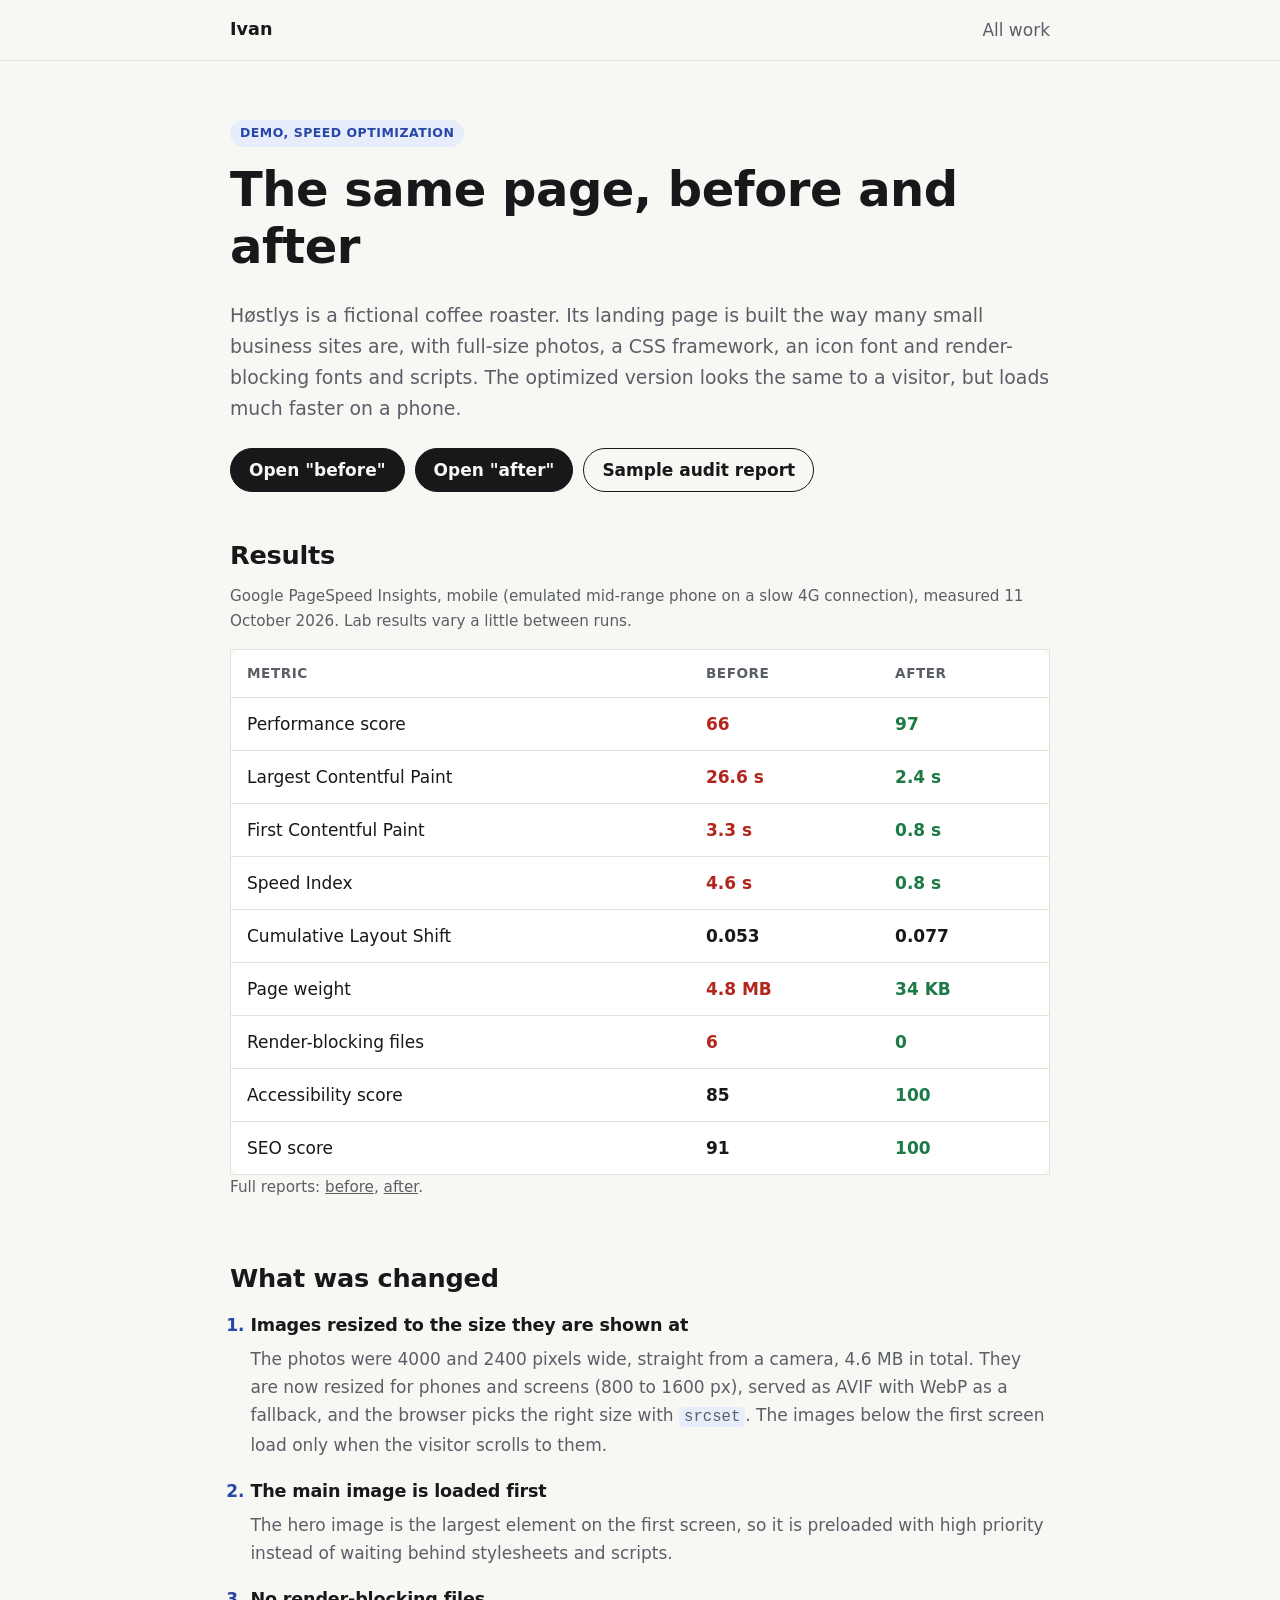
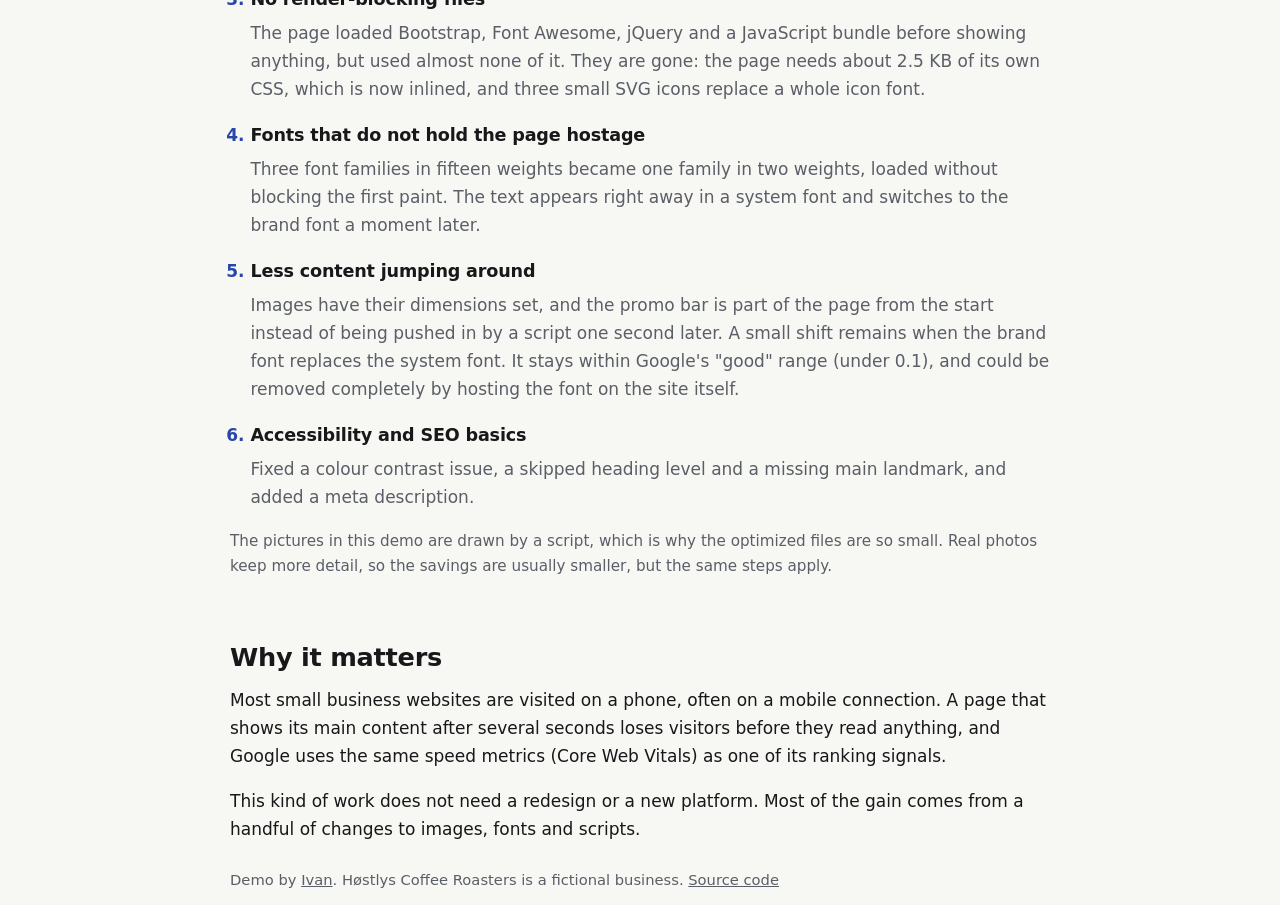
<file: index.html>
<!doctype html>
<html lang="en">
<head>
  <meta charset="utf-8">
  <meta name="viewport" content="width=device-width, initial-scale=1">
  <title>Page speed case study: the same page before and after optimization</title>
  <meta name="description" content="A landing page with typical speed problems, and the same page optimized: mobile PageSpeed 66 to 97, page weight 4.8 MB to 34 KB. Measured with Google PageSpeed Insights.">
  <link rel="canonical" href="https://agent-carl.github.io/page-speed-demo/">
  <link rel="icon" href="/favicon.svg" type="image/svg+xml">
  <link rel="stylesheet" href="case.css">
</head>
<body>
  <header class="site">
    <div class="wrap bar">
      <a class="name" href="/">Ivan</a>
      <a class="back" href="/#work">All work</a>
    </div>
  </header>

  <main class="wrap">
    <section class="intro">
      <span class="tag">Demo, speed optimization</span>
      <h1>The same page, before and after</h1>
      <p class="lead">Høstlys is a fictional coffee roaster. Its landing page is built the way many small business sites are, with full-size photos, a CSS framework, an icon font and render-blocking fonts and scripts. The optimized version looks the same to a visitor, but loads much faster on a phone.</p>
      <div class="actions">
        <a class="btn btn-solid" href="before/">Open "before"</a>
        <a class="btn btn-solid" href="after/">Open "after"</a>
        <a class="btn" href="report/">Sample audit report</a>
      </div>
    </section>

    <section>
      <h2>Results</h2>
      <p class="muted">Google PageSpeed Insights, mobile (emulated mid-range phone on a slow 4G connection), measured 11 October 2026. Lab results vary a little between runs.</p>
      <div class="table-wrap">
        <table class="results">
          <thead>
            <tr><th scope="col">Metric</th><th scope="col">Before</th><th scope="col">After</th></tr>
          </thead>
          <tbody>
            <tr><th scope="row">Performance score</th><td class="bad">66</td><td class="good">97</td></tr>
            <tr><th scope="row">Largest Contentful Paint</th><td class="bad">26.6 s</td><td class="good">2.4 s</td></tr>
            <tr><th scope="row">First Contentful Paint</th><td class="bad">3.3 s</td><td class="good">0.8 s</td></tr>
            <tr><th scope="row">Speed Index</th><td class="bad">4.6 s</td><td class="good">0.8 s</td></tr>
            <tr><th scope="row">Cumulative Layout Shift</th><td>0.053</td><td>0.077</td></tr>
            <tr><th scope="row">Page weight</th><td class="bad">4.8 MB</td><td class="good">34 KB</td></tr>
            <tr><th scope="row">Render-blocking files</th><td class="bad">6</td><td class="good">0</td></tr>
            <tr><th scope="row">Accessibility score</th><td>85</td><td class="good">100</td></tr>
            <tr><th scope="row">SEO score</th><td>91</td><td class="good">100</td></tr>
          </tbody>
        </table>
      </div>
      <p class="muted">Full reports: <a href="https://pagespeed.web.dev/analysis/https-agent-carl-github-io-page-speed-demo-before/lwz5npnrrp?form_factor=mobile">before</a>, <a href="https://pagespeed.web.dev/analysis/https-agent-carl-github-io-page-speed-demo-after/djt2lafuyw?form_factor=mobile">after</a>.</p>
    </section>

    <section>
      <h2>What was changed</h2>
      <ol class="changes">
        <li>
          <h3>Images resized to the size they are shown at</h3>
          <p>The photos were 4000 and 2400 pixels wide, straight from a camera, 4.6 MB in total. They are now resized for phones and screens (800 to 1600 px), served as AVIF with WebP as a fallback, and the browser picks the right size with <code>srcset</code>. The images below the first screen load only when the visitor scrolls to them.</p>
        </li>
        <li>
          <h3>The main image is loaded first</h3>
          <p>The hero image is the largest element on the first screen, so it is preloaded with high priority instead of waiting behind stylesheets and scripts.</p>
        </li>
        <li>
          <h3>No render-blocking files</h3>
          <p>The page loaded Bootstrap, Font Awesome, jQuery and a JavaScript bundle before showing anything, but used almost none of it. They are gone: the page needs about 2.5 KB of its own CSS, which is now inlined, and three small SVG icons replace a whole icon font.</p>
        </li>
        <li>
          <h3>Fonts that do not hold the page hostage</h3>
          <p>Three font families in fifteen weights became one family in two weights, loaded without blocking the first paint. The text appears right away in a system font and switches to the brand font a moment later.</p>
        </li>
        <li>
          <h3>Less content jumping around</h3>
          <p>Images have their dimensions set, and the promo bar is part of the page from the start instead of being pushed in by a script one second later. A small shift remains when the brand font replaces the system font. It stays within Google's "good" range (under 0.1), and could be removed completely by hosting the font on the site itself.</p>
        </li>
        <li>
          <h3>Accessibility and SEO basics</h3>
          <p>Fixed a colour contrast issue, a skipped heading level and a missing main landmark, and added a meta description.</p>
        </li>
      </ol>
      <p class="muted">The pictures in this demo are drawn by a script, which is why the optimized files are so small. Real photos keep more detail, so the savings are usually smaller, but the same steps apply.</p>
    </section>

    <section>
      <h2>Why it matters</h2>
      <p>Most small business websites are visited on a phone, often on a mobile connection. A page that shows its main content after several seconds loses visitors before they read anything, and Google uses the same speed metrics (Core Web Vitals) as one of its ranking signals.</p>
      <p>This kind of work does not need a redesign or a new platform. Most of the gain comes from a handful of changes to images, fonts and scripts.</p>
    </section>
  </main>

  <footer class="wrap">
    <p>Demo by <a href="/">Ivan</a>. Høstlys Coffee Roasters is a fictional business. <a href="https://github.com/agent-carl/page-speed-demo">Source code</a></p>
  </footer>
</body>
</html>
</file>
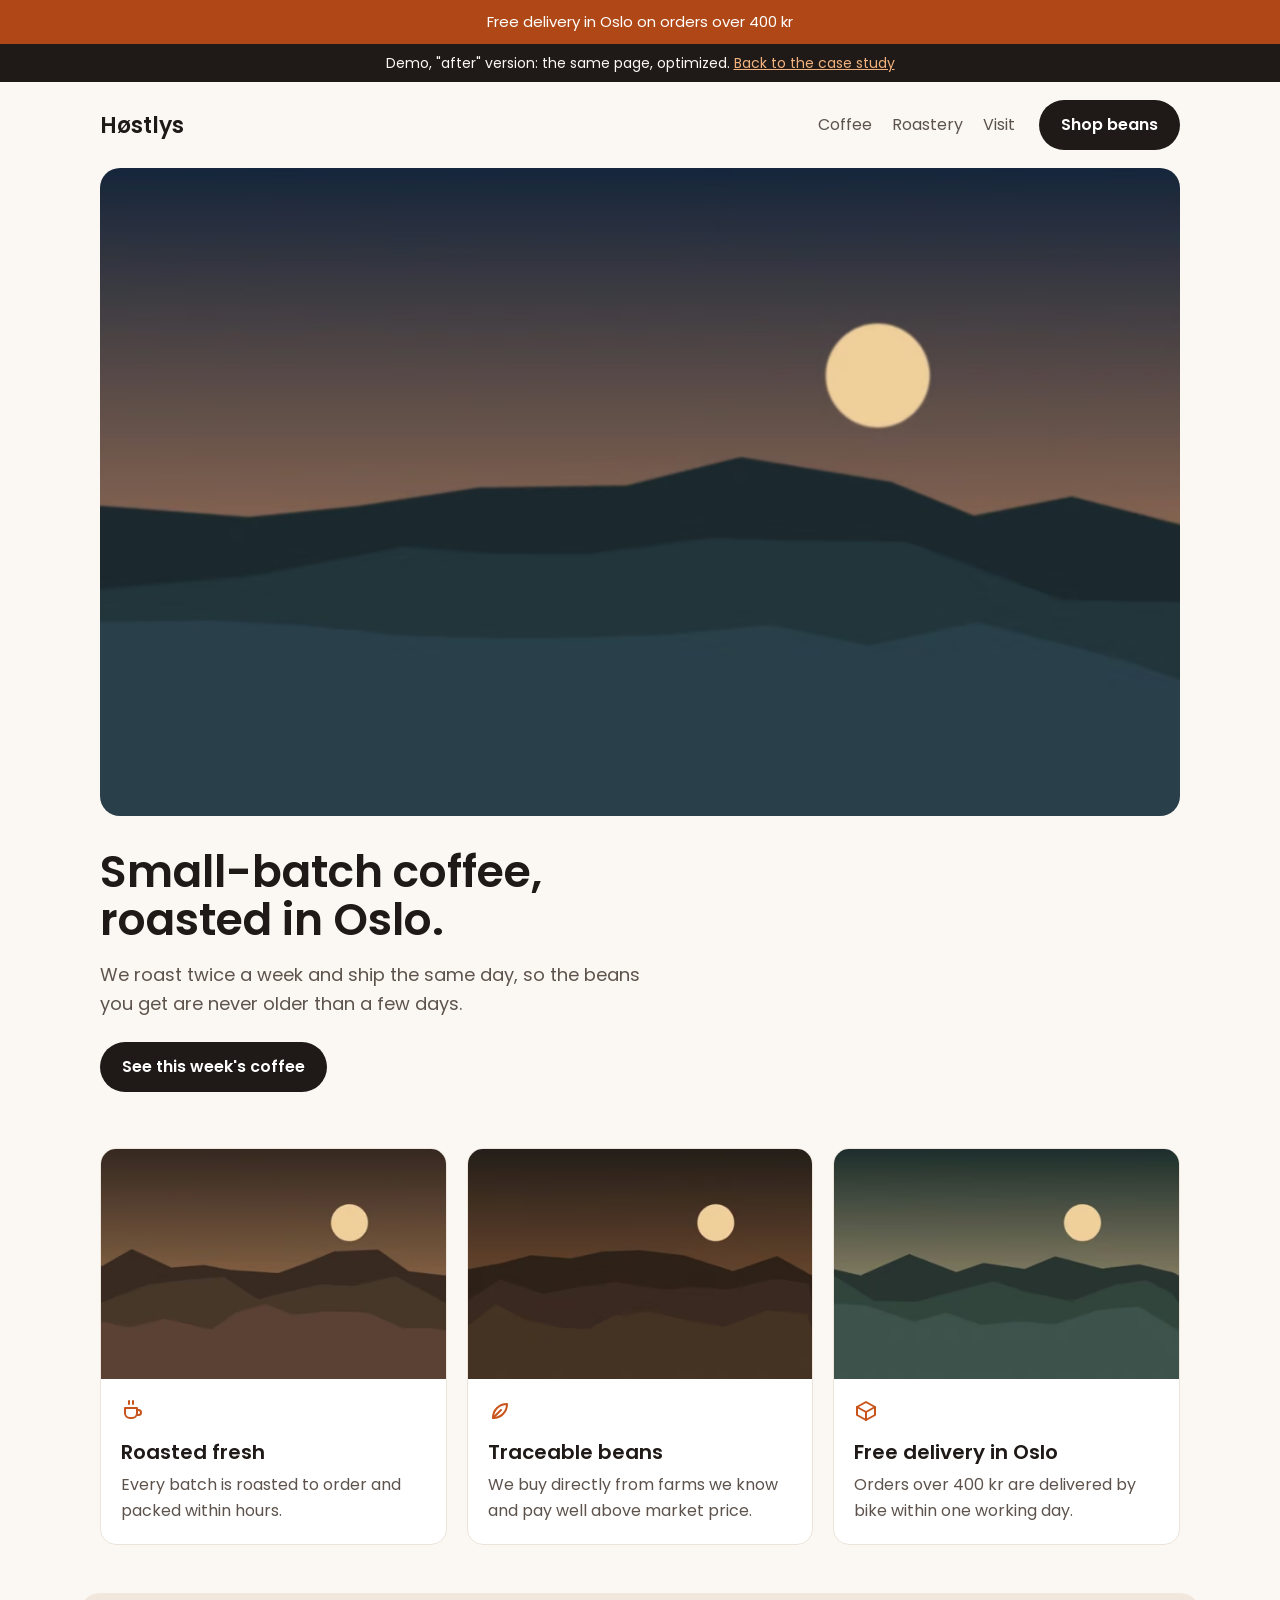
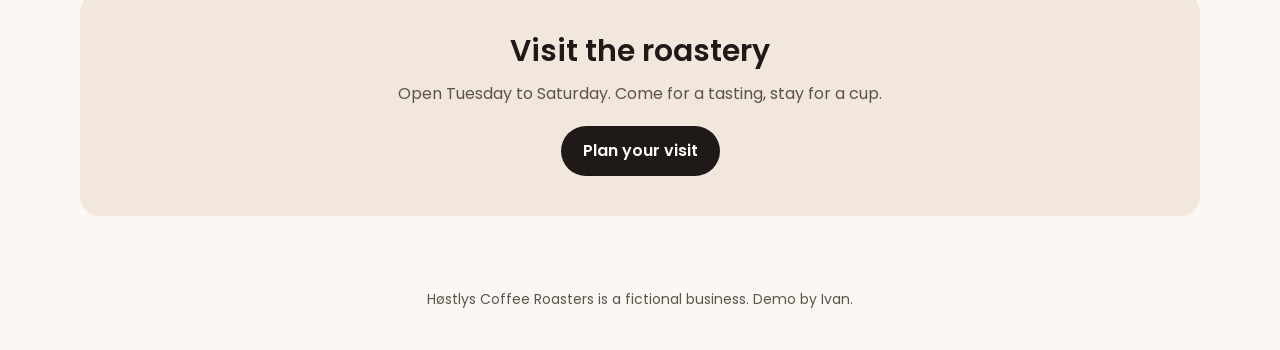
<file: after/index.html>
<!doctype html>
<html lang="en">
<head>
  <meta charset="utf-8">
  <meta name="viewport" content="width=device-width, initial-scale=1">
  <title>Høstlys Coffee Roasters</title>
  <meta name="description" content="Small-batch coffee roasted in Oslo twice a week and shipped the same day. Demo project with a fictional business.">
  <link rel="preconnect" href="https://fonts.googleapis.com">
  <link rel="preconnect" href="https://fonts.gstatic.com" crossorigin>
  <!-- One family, two weights, font-display: swap, loaded without blocking the first paint. -->
  <link rel="stylesheet" href="https://fonts.googleapis.com/css2?family=Poppins:wght@400;600&display=swap" media="print" onload="this.media='all'">
  <noscript><link rel="stylesheet" href="https://fonts.googleapis.com/css2?family=Poppins:wght@400;600&display=swap"></noscript>
  <link rel="preload" as="image" type="image/avif" imagesrcset="img/hero-800.avif 800w, img/hero-1200.avif 1200w, img/hero-1600.avif 1600w" imagesizes="(max-width: 1120px) calc(100vw - 40px), 1080px" fetchpriority="high">
  <style>
    *,*::before,*::after{box-sizing:border-box}
    html{scroll-behavior:smooth}
    h1,h2,h3{font-weight:600;line-height:1.2}
    body{margin:0;font-family:"Poppins",Arial,sans-serif;color:#1f1a17;background:#fbf8f4;line-height:1.6}
    img{display:block;max-width:100%;height:auto}
    .demo-note{background:#1f1a17;color:#fbf8f4;text-align:center;font-size:14px;padding:8px 16px}
    .demo-note a{color:#f2b27e}
    .promo-bar{background:#b04716;color:#fff;text-align:center;padding:10px 16px;font-size:15px}
    .visually-hidden{position:absolute;width:1px;height:1px;overflow:hidden;clip:rect(0 0 0 0);white-space:nowrap}
    .top{display:flex;align-items:center;gap:24px;max-width:1120px;margin:0 auto;padding:18px 20px}
    .logo{font-weight:600;font-size:22px;color:#1f1a17;text-decoration:none}
    .top nav{display:flex;gap:20px;margin-left:auto}
    .top nav a{color:#5d534c;text-decoration:none}
    .button{display:inline-block;background:#1f1a17;color:#fff;padding:12px 22px;border-radius:999px;text-decoration:none;font-weight:600}
    .hero{position:relative;max-width:1120px;margin:0 auto;padding:0 20px}
    .hero-img{width:100%;aspect-ratio:5/3;border-radius:20px}
    .hero-text{max-width:560px;padding:32px 0 8px}
    .hero-text h1{font-size:44px;line-height:1.1;margin:0 0 16px}
    .hero-text p{font-size:18px;color:#5d534c;margin:0 0 24px}
    .features{display:grid;grid-template-columns:repeat(auto-fit,minmax(260px,1fr));gap:20px;max-width:1120px;margin:48px auto;padding:0 20px}
    .feature{background:#fff;border:1px solid #ece4da;border-radius:16px;overflow:hidden}
    .feature-img{width:100%;aspect-ratio:3/2}
    .feature-body{padding:20px}
    .feature-body h3{margin:0 0 8px;font-size:20px}
    .feature-body p{margin:0;color:#5d534c}
    .icon{width:24px;height:24px;color:#c8541c;margin-bottom:10px}
    .cta{max-width:1120px;margin:0 auto 48px;padding:40px 20px;text-align:center;background:#f1e7dc;border-radius:20px}
    .cta h2{margin:0 0 12px;font-size:30px}
    .cta p{color:#5d534c;margin:0 0 20px}
    footer{text-align:center;color:#5d534c;font-size:14px;padding:24px 20px 40px}
    @media (max-width:700px){.top nav{display:none}.top .button{margin-left:auto}.hero-text h1{font-size:34px}}
  </style>
</head>
<body>
  <div class="promo-bar">Free delivery in Oslo on orders over 400 kr</div>
  <div class="demo-note">
    Demo, "after" version: the same page, optimized.
    <a href="../">Back to the case study</a>
  </div>

  <header class="top">
    <a class="logo" href="#">Høstlys</a>
    <nav>
      <a href="#coffee">Coffee</a>
      <a href="#roastery">Roastery</a>
      <a href="#visit">Visit</a>
    </nav>
    <a class="button" href="#visit">Shop beans</a>
  </header>

  <main>
    <section class="hero">
      <picture>
        <source type="image/avif" srcset="img/hero-800.avif 800w, img/hero-1200.avif 1200w, img/hero-1600.avif 1600w" sizes="(max-width: 1120px) calc(100vw - 40px), 1080px">
        <source type="image/webp" srcset="img/hero-800.webp 800w, img/hero-1200.webp 1200w, img/hero-1600.webp 1600w" sizes="(max-width: 1120px) calc(100vw - 40px), 1080px">
        <img class="hero-img" src="img/hero-1200.webp" width="1600" height="960" alt="Hills at sunset" fetchpriority="high" decoding="async">
      </picture>
      <div class="hero-text">
        <h1>Small-batch coffee, roasted in Oslo.</h1>
        <p>We roast twice a week and ship the same day, so the beans you get are never older than a few days.</p>
        <a class="button" href="#coffee">See this week's coffee</a>
      </div>
    </section>

    <section class="features" id="coffee">
      <h2 class="visually-hidden">Why Høstlys</h2>
      <article class="feature">
        <picture>
          <source type="image/avif" srcset="img/roastery-400.avif 400w, img/roastery-800.avif 800w" sizes="(max-width: 700px) calc(100vw - 40px), 347px">
          <source type="image/webp" srcset="img/roastery-400.webp 400w, img/roastery-800.webp 800w" sizes="(max-width: 700px) calc(100vw - 40px), 347px">
          <img class="feature-img" src="img/roastery-800.webp" width="800" height="533" alt="The roastery" loading="lazy" decoding="async">
        </picture>
        <div class="feature-body">
          <svg class="icon" viewBox="0 0 24 24" fill="none" stroke="currentColor" stroke-width="2" stroke-linecap="round" stroke-linejoin="round" aria-hidden="true"><path d="M4 9h12v5a5 5 0 0 1-5 5H9a5 5 0 0 1-5-5Z"/><path d="M16 11h1.5a2.5 2.5 0 0 1 0 5H16"/><path d="M8 2v3M12 2v3"/></svg>
          <h3>Roasted fresh</h3>
          <p>Every batch is roasted to order and packed within hours.</p>
        </div>
      </article>
      <article class="feature" id="roastery">
        <picture>
          <source type="image/avif" srcset="img/beans-400.avif 400w, img/beans-800.avif 800w" sizes="(max-width: 700px) calc(100vw - 40px), 347px">
          <source type="image/webp" srcset="img/beans-400.webp 400w, img/beans-800.webp 800w" sizes="(max-width: 700px) calc(100vw - 40px), 347px">
          <img class="feature-img" src="img/beans-800.webp" width="800" height="533" alt="Coffee beans" loading="lazy" decoding="async">
        </picture>
        <div class="feature-body">
          <svg class="icon" viewBox="0 0 24 24" fill="none" stroke="currentColor" stroke-width="2" stroke-linecap="round" stroke-linejoin="round" aria-hidden="true"><path d="M5 19c0-8 6-14 14-14 0 8-6 14-14 14Z"/><path d="M5 19l8-8"/></svg>
          <h3>Traceable beans</h3>
          <p>We buy directly from farms we know and pay well above market price.</p>
        </div>
      </article>
      <article class="feature">
        <picture>
          <source type="image/avif" srcset="img/cafe-400.avif 400w, img/cafe-800.avif 800w" sizes="(max-width: 700px) calc(100vw - 40px), 347px">
          <source type="image/webp" srcset="img/cafe-400.webp 400w, img/cafe-800.webp 800w" sizes="(max-width: 700px) calc(100vw - 40px), 347px">
          <img class="feature-img" src="img/cafe-800.webp" width="800" height="533" alt="The café" loading="lazy" decoding="async">
        </picture>
        <div class="feature-body">
          <svg class="icon" viewBox="0 0 24 24" fill="none" stroke="currentColor" stroke-width="2" stroke-linecap="round" stroke-linejoin="round" aria-hidden="true"><path d="M21 8l-9-5-9 5v8l9 5 9-5Z"/><path d="M3 8l9 5 9-5M12 13v8"/></svg>
          <h3>Free delivery in Oslo</h3>
          <p>Orders over 400 kr are delivered by bike within one working day.</p>
        </div>
      </article>
    </section>

    <section class="cta" id="visit">
      <h2>Visit the roastery</h2>
      <p>Open Tuesday to Saturday. Come for a tasting, stay for a cup.</p>
      <a class="button" href="#">Plan your visit</a>
    </section>
  </main>

  <footer>Høstlys Coffee Roasters is a fictional business. Demo by Ivan.</footer>
</body>
</html>
</file>
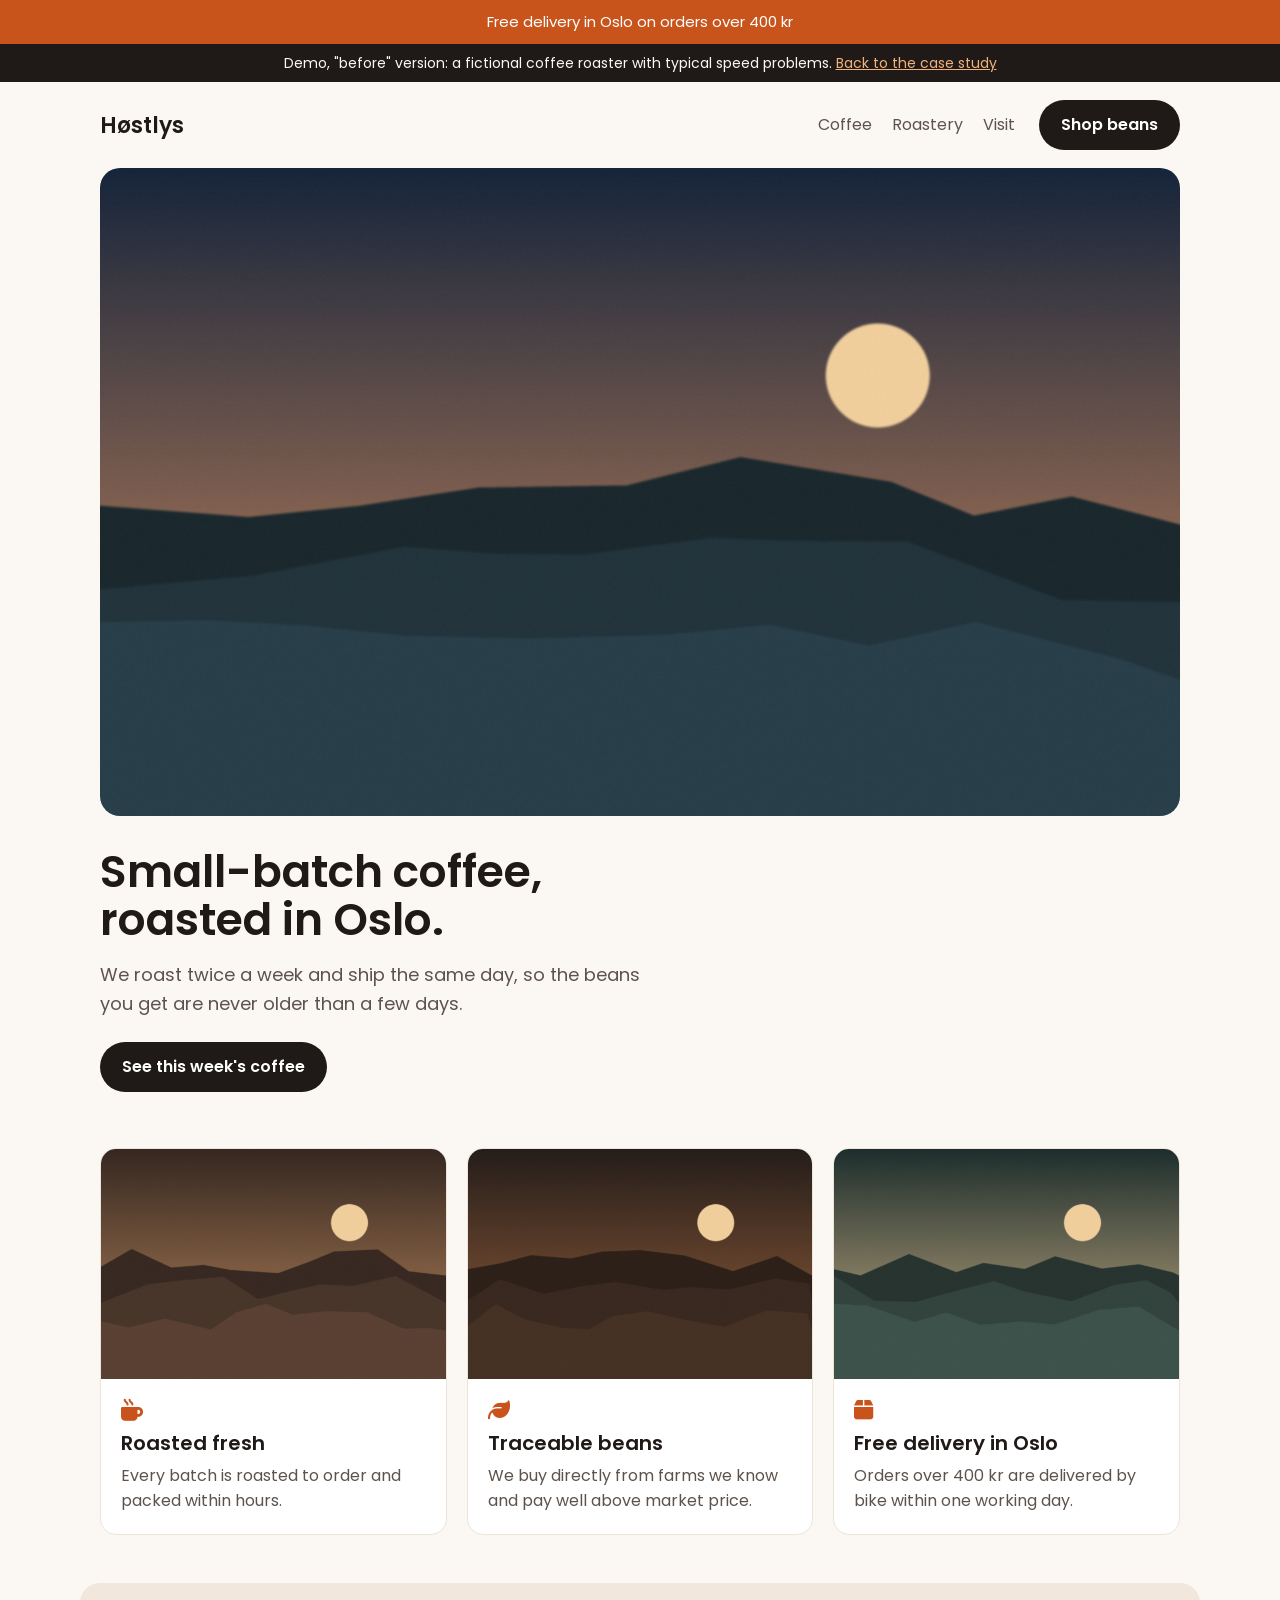
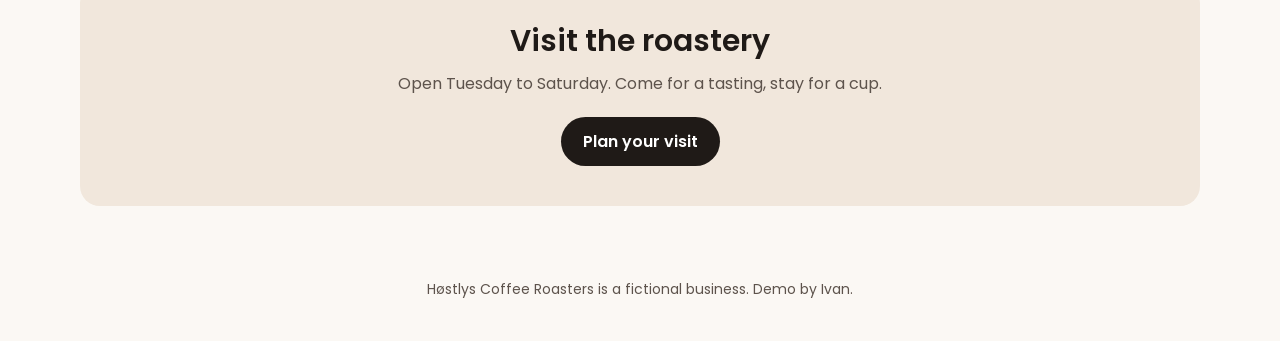
<file: before/index.html>
<!doctype html>
<html lang="en">
<head>
  <meta charset="utf-8">
  <meta name="viewport" content="width=device-width, initial-scale=1">
  <title>Høstlys Coffee Roasters</title>

  <!-- Typical problems, kept on purpose for the demo:
       render-blocking fonts (3 families, 15 weights, no font-display),
       a full CSS framework and an icon font for 3 icons,
       jQuery and a JS bundle loaded synchronously in <head>,
       4.6 MB of full-size JPEGs without width/height,
       a promo bar injected late that pushes the page down. -->
  <link href="https://fonts.googleapis.com/css2?family=Poppins:wght@100;200;300;400;500;600;700;800;900&family=Playfair+Display:wght@400;700&family=Roboto:wght@300;400;500;700" rel="stylesheet">
  <link href="https://cdn.jsdelivr.net/npm/bootstrap@5.3.3/dist/css/bootstrap.min.css" rel="stylesheet">
  <link href="https://cdnjs.cloudflare.com/ajax/libs/font-awesome/6.5.2/css/all.min.css" rel="stylesheet">
  <link href="style.css" rel="stylesheet">
  <script src="https://code.jquery.com/jquery-3.7.1.min.js"></script>
  <script src="https://cdn.jsdelivr.net/npm/bootstrap@5.3.3/dist/js/bootstrap.bundle.min.js"></script>
</head>
<body>
  <div class="demo-note">
    Demo, "before" version: a fictional coffee roaster with typical speed problems.
    <a href="../">Back to the case study</a>
  </div>

  <header class="top">
    <a class="logo" href="#">Høstlys</a>
    <nav>
      <a href="#coffee">Coffee</a>
      <a href="#roastery">Roastery</a>
      <a href="#visit">Visit</a>
    </nav>
    <a class="button" href="#visit">Shop beans</a>
  </header>

  <section class="hero">
    <img class="hero-img" src="img/hero.jpg" alt="Hills at sunset">
    <div class="hero-text">
      <h1>Small-batch coffee, roasted in Oslo.</h1>
      <p>We roast twice a week and ship the same day, so the beans you get are never older than a few days.</p>
      <a class="button" href="#coffee">See this week's coffee</a>
    </div>
  </section>

  <section class="features" id="coffee">
    <article class="feature">
      <img class="feature-img" src="img/roastery.jpg" alt="The roastery">
      <div class="feature-body">
        <i class="icon fa-solid fa-mug-hot"></i>
        <h3>Roasted fresh</h3>
        <p>Every batch is roasted to order and packed within hours.</p>
      </div>
    </article>
    <article class="feature" id="roastery">
      <img class="feature-img" src="img/beans.jpg" alt="Coffee beans">
      <div class="feature-body">
        <i class="icon fa-solid fa-leaf"></i>
        <h3>Traceable beans</h3>
        <p>We buy directly from farms we know and pay well above market price.</p>
      </div>
    </article>
    <article class="feature">
      <img class="feature-img" src="img/cafe.jpg" alt="The café">
      <div class="feature-body">
        <i class="icon fa-solid fa-box"></i>
        <h3>Free delivery in Oslo</h3>
        <p>Orders over 400 kr are delivered by bike within one working day.</p>
      </div>
    </article>
  </section>

  <section class="cta" id="visit">
    <h2>Visit the roastery</h2>
    <p>Open Tuesday to Saturday. Come for a tasting, stay for a cup.</p>
    <a class="button" href="#">Plan your visit</a>
  </section>

  <footer>Høstlys Coffee Roasters is a fictional business. Demo by Ivan.</footer>

  <script>
    // A late "promo" widget, like many chat or discount plugins: it pushes the whole page down.
    $(function () {
      setTimeout(function () {
        $("body").prepend('<div class="promo-bar">Free delivery in Oslo on orders over 400 kr</div>');
      }, 1000);
      $('a[href^="#"]').on("click", function (e) {
        var target = $(this.getAttribute("href"));
        if (target.length) {
          e.preventDefault();
          $("html, body").animate({ scrollTop: target.offset().top }, 400);
        }
      });
    });
  </script>
</body>
</html>
</file>
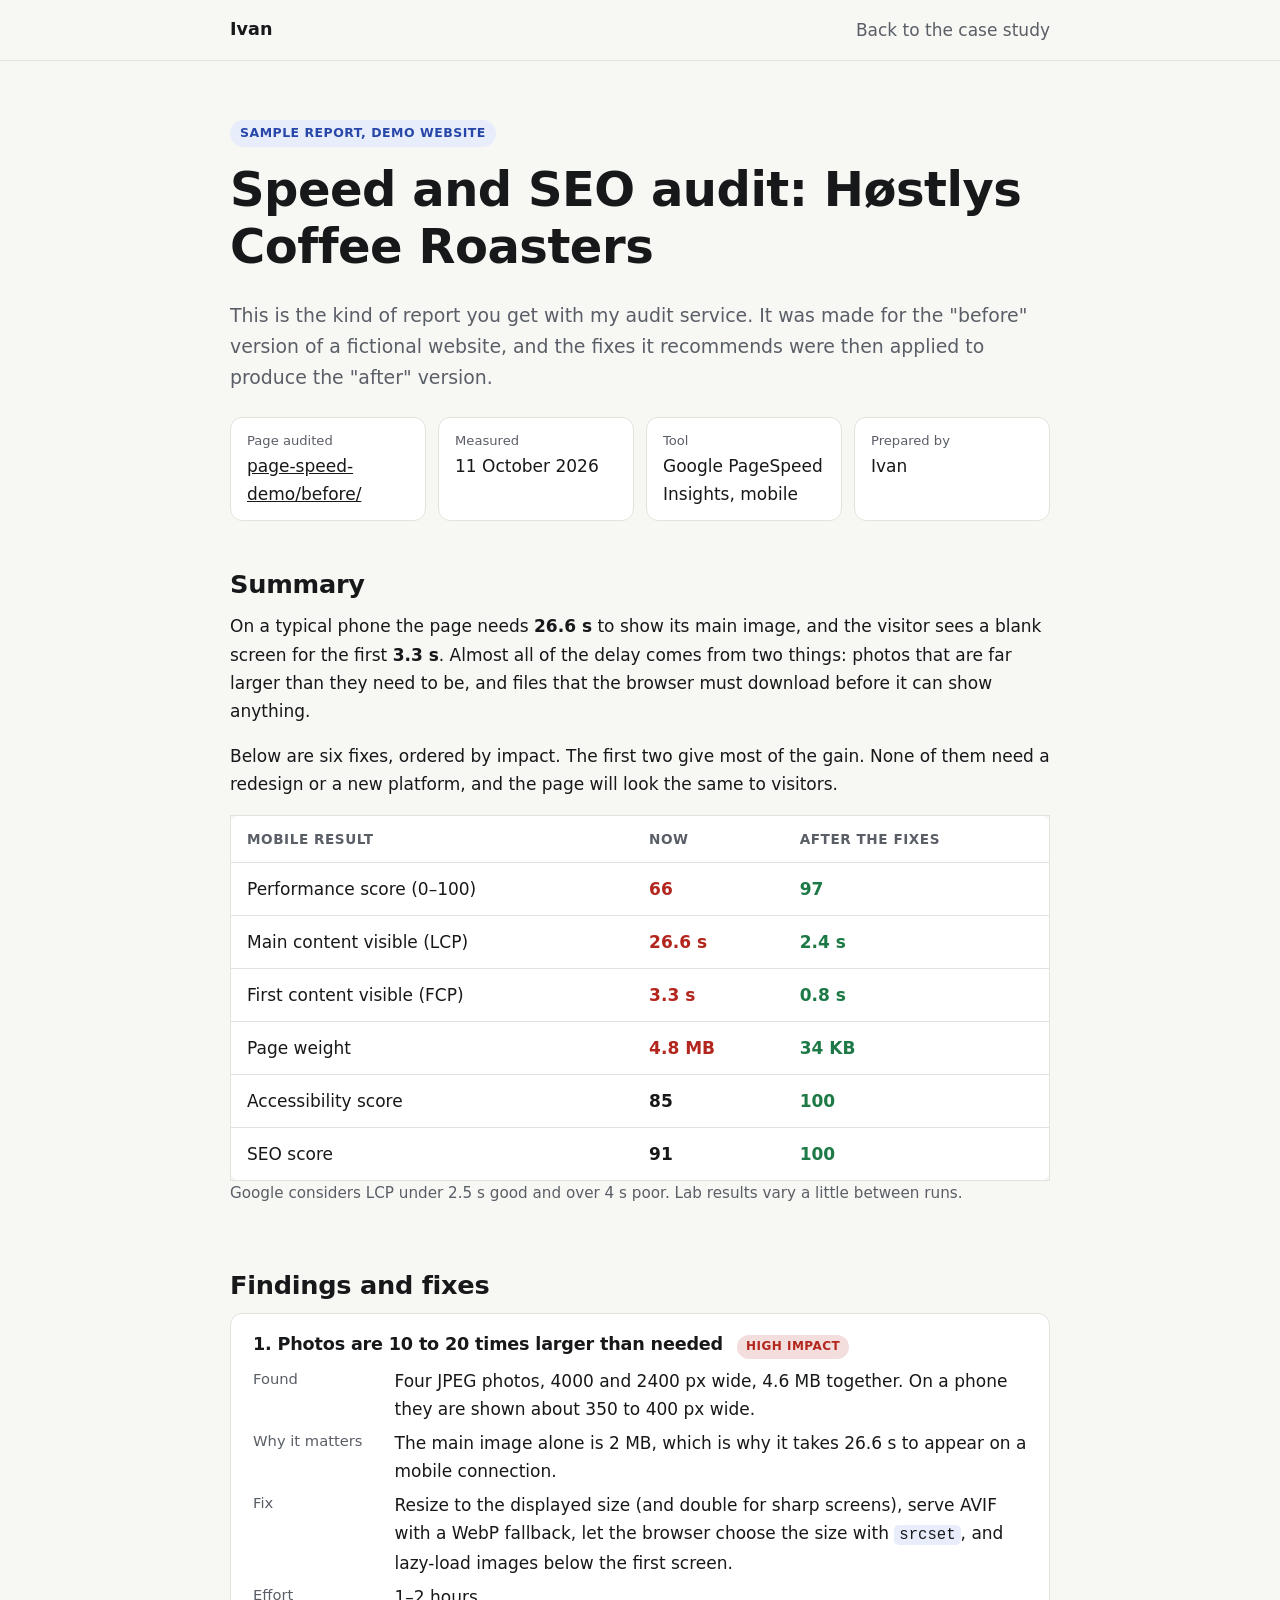
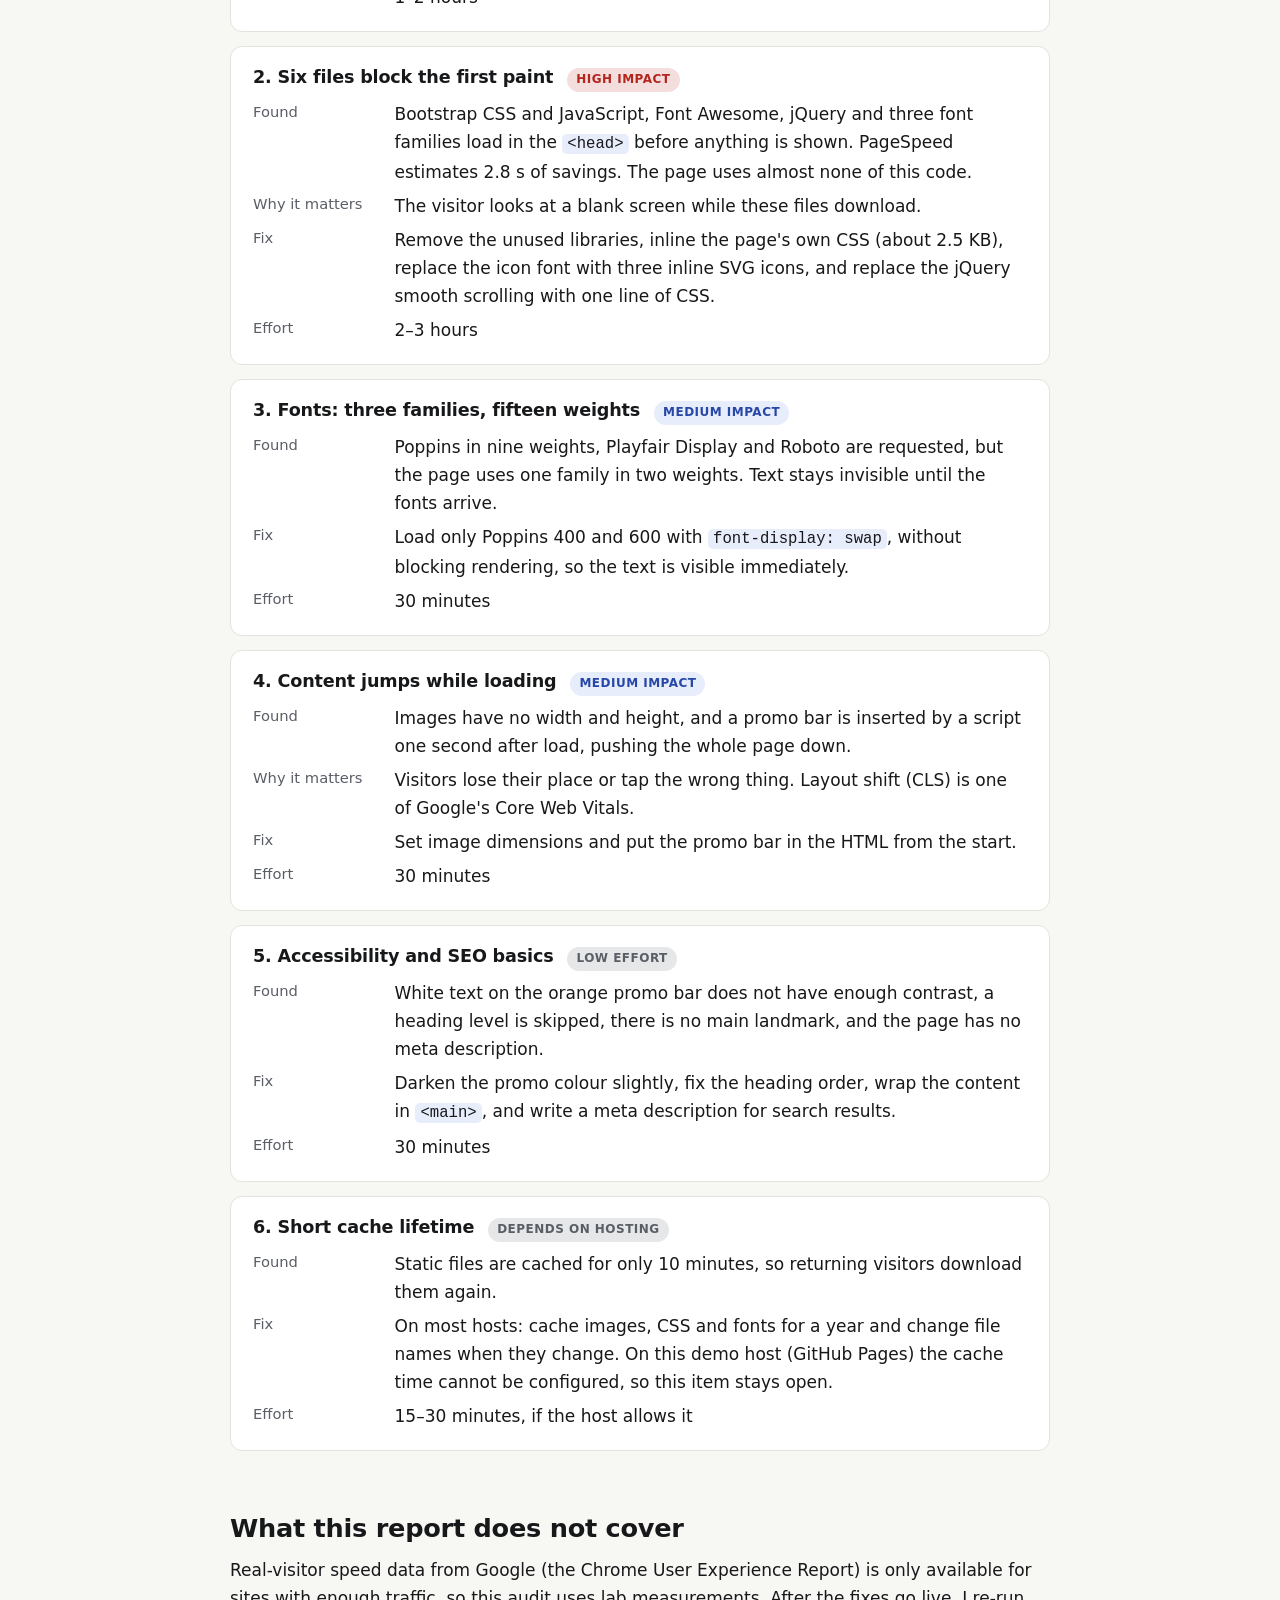
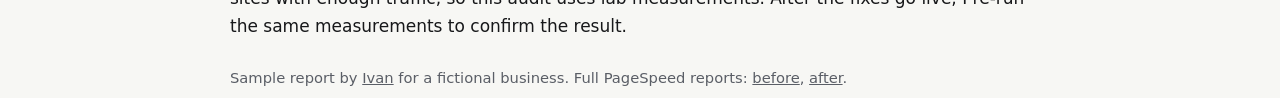
<file: report/index.html>
<!doctype html>
<html lang="en">
<head>
  <meta charset="utf-8">
  <meta name="viewport" content="width=device-width, initial-scale=1">
  <title>Sample speed and SEO audit report</title>
  <meta name="description" content="A sample website speed and SEO audit: findings ordered by impact, plain-language explanations, concrete fixes and measured results after the fixes.">
  <link rel="canonical" href="https://agent-carl.github.io/page-speed-demo/report/">
  <link rel="icon" href="/favicon.svg" type="image/svg+xml">
  <link rel="stylesheet" href="../case.css">
</head>
<body>
  <header class="site">
    <div class="wrap bar">
      <a class="name" href="/">Ivan</a>
      <a class="back" href="../">Back to the case study</a>
    </div>
  </header>

  <main class="wrap">
    <section class="intro">
      <span class="tag">Sample report, demo website</span>
      <h1>Speed and SEO audit: Høstlys Coffee Roasters</h1>
      <p class="lead">This is the kind of report you get with my audit service. It was made for the "before" version of a fictional website, and the fixes it recommends were then applied to produce the "after" version.</p>
      <div class="meta">
        <div><span>Page audited</span><a href="../before/">page-speed-demo/before/</a></div>
        <div><span>Measured</span>11 October 2026</div>
        <div><span>Tool</span>Google PageSpeed Insights, mobile</div>
        <div><span>Prepared by</span>Ivan</div>
      </div>
    </section>

    <section>
      <h2>Summary</h2>
      <p>On a typical phone the page needs <strong>26.6 s</strong> to show its main image, and the visitor sees a blank screen for the first <strong>3.3 s</strong>. Almost all of the delay comes from two things: photos that are far larger than they need to be, and files that the browser must download before it can show anything.</p>
      <p>Below are six fixes, ordered by impact. The first two give most of the gain. None of them need a redesign or a new platform, and the page will look the same to visitors.</p>
      <div class="table-wrap">
        <table class="results">
          <thead><tr><th scope="col">Mobile result</th><th scope="col">Now</th><th scope="col">After the fixes</th></tr></thead>
          <tbody>
            <tr><th scope="row">Performance score (0–100)</th><td class="bad">66</td><td class="good">97</td></tr>
            <tr><th scope="row">Main content visible (LCP)</th><td class="bad">26.6 s</td><td class="good">2.4 s</td></tr>
            <tr><th scope="row">First content visible (FCP)</th><td class="bad">3.3 s</td><td class="good">0.8 s</td></tr>
            <tr><th scope="row">Page weight</th><td class="bad">4.8 MB</td><td class="good">34 KB</td></tr>
            <tr><th scope="row">Accessibility score</th><td>85</td><td class="good">100</td></tr>
            <tr><th scope="row">SEO score</th><td>91</td><td class="good">100</td></tr>
          </tbody>
        </table>
      </div>
      <p class="muted">Google considers LCP under 2.5 s good and over 4 s poor. Lab results vary a little between runs.</p>
    </section>

    <section>
      <h2>Findings and fixes</h2>

      <article class="finding">
        <header><h3>1. Photos are 10 to 20 times larger than needed</h3><span class="prio prio-high">High impact</span></header>
        <dl>
          <dt>Found</dt><dd>Four JPEG photos, 4000 and 2400 px wide, 4.6 MB together. On a phone they are shown about 350 to 400 px wide.</dd>
          <dt>Why it matters</dt><dd>The main image alone is 2 MB, which is why it takes 26.6 s to appear on a mobile connection.</dd>
          <dt>Fix</dt><dd>Resize to the displayed size (and double for sharp screens), serve AVIF with a WebP fallback, let the browser choose the size with <code>srcset</code>, and lazy-load images below the first screen.</dd>
          <dt>Effort</dt><dd>1–2 hours</dd>
        </dl>
      </article>

      <article class="finding">
        <header><h3>2. Six files block the first paint</h3><span class="prio prio-high">High impact</span></header>
        <dl>
          <dt>Found</dt><dd>Bootstrap CSS and JavaScript, Font Awesome, jQuery and three font families load in the <code>&lt;head&gt;</code> before anything is shown. PageSpeed estimates 2.8 s of savings. The page uses almost none of this code.</dd>
          <dt>Why it matters</dt><dd>The visitor looks at a blank screen while these files download.</dd>
          <dt>Fix</dt><dd>Remove the unused libraries, inline the page's own CSS (about 2.5 KB), replace the icon font with three inline SVG icons, and replace the jQuery smooth scrolling with one line of CSS.</dd>
          <dt>Effort</dt><dd>2–3 hours</dd>
        </dl>
      </article>

      <article class="finding">
        <header><h3>3. Fonts: three families, fifteen weights</h3><span class="prio prio-med">Medium impact</span></header>
        <dl>
          <dt>Found</dt><dd>Poppins in nine weights, Playfair Display and Roboto are requested, but the page uses one family in two weights. Text stays invisible until the fonts arrive.</dd>
          <dt>Fix</dt><dd>Load only Poppins 400 and 600 with <code>font-display: swap</code>, without blocking rendering, so the text is visible immediately.</dd>
          <dt>Effort</dt><dd>30 minutes</dd>
        </dl>
      </article>

      <article class="finding">
        <header><h3>4. Content jumps while loading</h3><span class="prio prio-med">Medium impact</span></header>
        <dl>
          <dt>Found</dt><dd>Images have no width and height, and a promo bar is inserted by a script one second after load, pushing the whole page down.</dd>
          <dt>Why it matters</dt><dd>Visitors lose their place or tap the wrong thing. Layout shift (CLS) is one of Google's Core Web Vitals.</dd>
          <dt>Fix</dt><dd>Set image dimensions and put the promo bar in the HTML from the start.</dd>
          <dt>Effort</dt><dd>30 minutes</dd>
        </dl>
      </article>

      <article class="finding">
        <header><h3>5. Accessibility and SEO basics</h3><span class="prio prio-low">Low effort</span></header>
        <dl>
          <dt>Found</dt><dd>White text on the orange promo bar does not have enough contrast, a heading level is skipped, there is no main landmark, and the page has no meta description.</dd>
          <dt>Fix</dt><dd>Darken the promo colour slightly, fix the heading order, wrap the content in <code>&lt;main&gt;</code>, and write a meta description for search results.</dd>
          <dt>Effort</dt><dd>30 minutes</dd>
        </dl>
      </article>

      <article class="finding">
        <header><h3>6. Short cache lifetime</h3><span class="prio prio-low">Depends on hosting</span></header>
        <dl>
          <dt>Found</dt><dd>Static files are cached for only 10 minutes, so returning visitors download them again.</dd>
          <dt>Fix</dt><dd>On most hosts: cache images, CSS and fonts for a year and change file names when they change. On this demo host (GitHub Pages) the cache time cannot be configured, so this item stays open.</dd>
          <dt>Effort</dt><dd>15–30 minutes, if the host allows it</dd>
        </dl>
      </article>
    </section>

    <section>
      <h2>What this report does not cover</h2>
      <p>Real-visitor speed data from Google (the Chrome User Experience Report) is only available for sites with enough traffic, so this audit uses lab measurements. After the fixes go live, I re-run the same measurements to confirm the result.</p>
    </section>
  </main>

  <footer class="wrap">
    <p>Sample report by <a href="/">Ivan</a> for a fictional business. Full PageSpeed reports: <a href="https://pagespeed.web.dev/analysis/https-agent-carl-github-io-page-speed-demo-before/lwz5npnrrp?form_factor=mobile">before</a>, <a href="https://pagespeed.web.dev/analysis/https-agent-carl-github-io-page-speed-demo-after/djt2lafuyw?form_factor=mobile">after</a>.</p>
  </footer>
</body>
</html>
</file>
<file: case.css>
:root {
  --bg: #f7f7f4;
  --surface: #ffffff;
  --text: #17181a;
  --muted: #5a5e66;
  --line: #e3e3dd;
  --accent: #2747a8;
  --accent-soft: #e8edfb;
  --good: #1d7a46;
  --bad: #b3261e;
}

@media (prefers-color-scheme: dark) {
  :root {
    --bg: #121314;
    --surface: #1a1c1e;
    --text: #ececea;
    --muted: #a3a7ad;
    --line: #2b2e31;
    --accent: #8fa8f5;
    --accent-soft: #1d2335;
    --good: #5fcf8f;
    --bad: #f28b82;
  }
}

*, *::before, *::after { box-sizing: border-box; }

body {
  margin: 0;
  background: var(--bg);
  color: var(--text);
  font: 400 1.0625rem/1.65 system-ui, -apple-system, "Segoe UI", Roboto, "Helvetica Neue", Arial, sans-serif;
}

a { color: inherit; }
h1, h2, h3 { line-height: 1.2; letter-spacing: -0.01em; margin: 0 0 0.5em; }
h1 { font-size: clamp(2rem, 4.6vw, 3rem); }
h2 { font-size: 1.6rem; }
h3 { font-size: 1.1rem; }
p { margin: 0 0 1em; }
code { font-size: 0.92em; background: var(--accent-soft); padding: 1px 5px; border-radius: 5px; }

.wrap { max-width: 860px; margin: 0 auto; padding: 0 20px; }
header.site { border-bottom: 1px solid var(--line); }
.bar { display: flex; align-items: center; min-height: 60px; }
.name { font-weight: 750; text-decoration: none; font-size: 1.1rem; }
.back { margin-left: auto; color: var(--muted); text-decoration: none; }

section { padding: 40px 0 8px; }
.intro { padding-top: 56px; }
.tag { display: inline-block; font-size: 0.78rem; font-weight: 700; letter-spacing: 0.04em; text-transform: uppercase; padding: 3px 10px; border-radius: 999px; background: var(--accent-soft); color: var(--accent); margin-bottom: 14px; }
.lead { font-size: 1.18rem; color: var(--muted); }
.muted { color: var(--muted); font-size: 0.95rem; }

.actions { display: flex; flex-wrap: wrap; gap: 10px; margin-top: 24px; }
.btn { display: inline-flex; align-items: center; min-height: 44px; padding: 0 18px; border-radius: 999px; border: 1.5px solid var(--text); font-weight: 650; text-decoration: none; }
.btn-solid { background: var(--text); color: var(--bg); }

.table-wrap { overflow-x: auto; }
.results { width: 100%; border-collapse: collapse; background: var(--surface); border: 1px solid var(--line); border-radius: 12px; }
.results th, .results td { text-align: left; padding: 12px 16px; border-bottom: 1px solid var(--line); }
.results thead th { font-size: 0.85rem; text-transform: uppercase; letter-spacing: 0.04em; color: var(--muted); }
.results tbody th { font-weight: 500; }
.results td { font-weight: 700; font-variant-numeric: tabular-nums; white-space: nowrap; }
.good { color: var(--good); }
.bad { color: var(--bad); }

.changes { padding-left: 1.2em; }
.changes li { margin-bottom: 18px; }
.changes li::marker { font-weight: 700; color: var(--accent); }
.changes p { color: var(--muted); margin: 0; }

/* Report */
.meta { display: grid; grid-template-columns: repeat(auto-fit, minmax(180px, 1fr)); gap: 12px; margin: 24px 0 0; }
.meta div { background: var(--surface); border: 1px solid var(--line); border-radius: 12px; padding: 12px 16px; }
.meta span { display: block; font-size: 0.82rem; color: var(--muted); }
.finding { background: var(--surface); border: 1px solid var(--line); border-radius: 12px; padding: 20px 22px; margin-bottom: 14px; }
.finding header { display: flex; flex-wrap: wrap; gap: 8px 14px; align-items: baseline; margin-bottom: 8px; }
.finding h3 { margin: 0; }
.prio { font-size: 0.75rem; font-weight: 700; text-transform: uppercase; letter-spacing: 0.04em; padding: 2px 9px; border-radius: 999px; }
.prio-high { background: color-mix(in srgb, var(--bad) 15%, transparent); color: var(--bad); }
.prio-med { background: var(--accent-soft); color: var(--accent); }
.prio-low { background: color-mix(in srgb, var(--muted) 15%, transparent); color: var(--muted); }
.finding dl { display: grid; grid-template-columns: 7.5em 1fr; gap: 6px 14px; margin: 0; }
.finding dt { color: var(--muted); font-size: 0.92rem; }
.finding dd { margin: 0; }

footer { padding: 40px 20px 56px; color: var(--muted); font-size: 0.92rem; }

@media print {
  header.site, .actions { display: none; }
  body { background: #fff; color: #000; }
  .finding, .results, .meta div { break-inside: avoid; }
}
</file>
<file: before/style.css>
*,
*::before,
*::after {
  box-sizing: border-box;
}

h1,
h2,
h3 {
  font-weight: 600;
  line-height: 1.2;
}

body {
  margin: 0;
  font-family: "Poppins", Arial, sans-serif;
  color: #1f1a17;
  background: #fbf8f4;
  line-height: 1.6;
}

.demo-note {
  background: #1f1a17;
  color: #fbf8f4;
  text-align: center;
  font-size: 14px;
  padding: 8px 16px;
}

.demo-note a {
  color: #f2b27e;
}

.promo-bar {
  background: #c8541c;
  color: #fff;
  text-align: center;
  padding: 10px 16px;
  font-size: 15px;
}

.top {
  display: flex;
  align-items: center;
  gap: 24px;
  max-width: 1120px;
  margin: 0 auto;
  padding: 18px 20px;
}

.logo {
  font-weight: 600;
  font-size: 22px;
  color: #1f1a17;
  text-decoration: none;
}

.top nav {
  display: flex;
  gap: 20px;
  margin-left: auto;
}

.top nav a {
  color: #5d534c;
  text-decoration: none;
}

.button {
  display: inline-block;
  background: #1f1a17;
  color: #fff;
  padding: 12px 22px;
  border-radius: 999px;
  text-decoration: none;
  font-weight: 600;
}

.hero {
  position: relative;
  max-width: 1120px;
  margin: 0 auto;
  padding: 0 20px;
}

.hero-img {
  width: 100%;
  height: auto;
  border-radius: 20px;
  display: block;
}

.hero-text {
  max-width: 560px;
  padding: 32px 0 8px;
}

.hero-text h1 {
  font-size: 44px;
  line-height: 1.1;
  margin: 0 0 16px;
}

.hero-text p {
  font-size: 18px;
  color: #5d534c;
  margin: 0 0 24px;
}

.features {
  display: grid;
  grid-template-columns: repeat(auto-fit, minmax(260px, 1fr));
  gap: 20px;
  max-width: 1120px;
  margin: 48px auto;
  padding: 0 20px;
}

.feature {
  background: #fff;
  border: 1px solid #ece4da;
  border-radius: 16px;
  overflow: hidden;
}

.feature-img {
  width: 100%;
  height: auto;
  display: block;
}

.feature-body {
  padding: 20px;
}

.feature-body h3 {
  margin: 0 0 8px;
  font-size: 20px;
}

.feature-body p {
  margin: 0;
  color: #5d534c;
}

.icon {
  font-size: 22px;
  color: #c8541c;
  margin-bottom: 10px;
  display: inline-block;
}

.cta {
  max-width: 1120px;
  margin: 0 auto 48px;
  padding: 40px 20px;
  text-align: center;
  background: #f1e7dc;
  border-radius: 20px;
}

.cta h2 {
  margin: 0 0 12px;
  font-size: 30px;
}

.cta p {
  color: #5d534c;
  margin: 0 0 20px;
}

footer {
  text-align: center;
  color: #5d534c;
  font-size: 14px;
  padding: 24px 20px 40px;
}

@media (max-width: 700px) {
  .top nav {
    display: none;
  }
  .top .button {
    margin-left: auto;
  }
  .hero-text h1 {
    font-size: 34px;
  }
}
</file>
